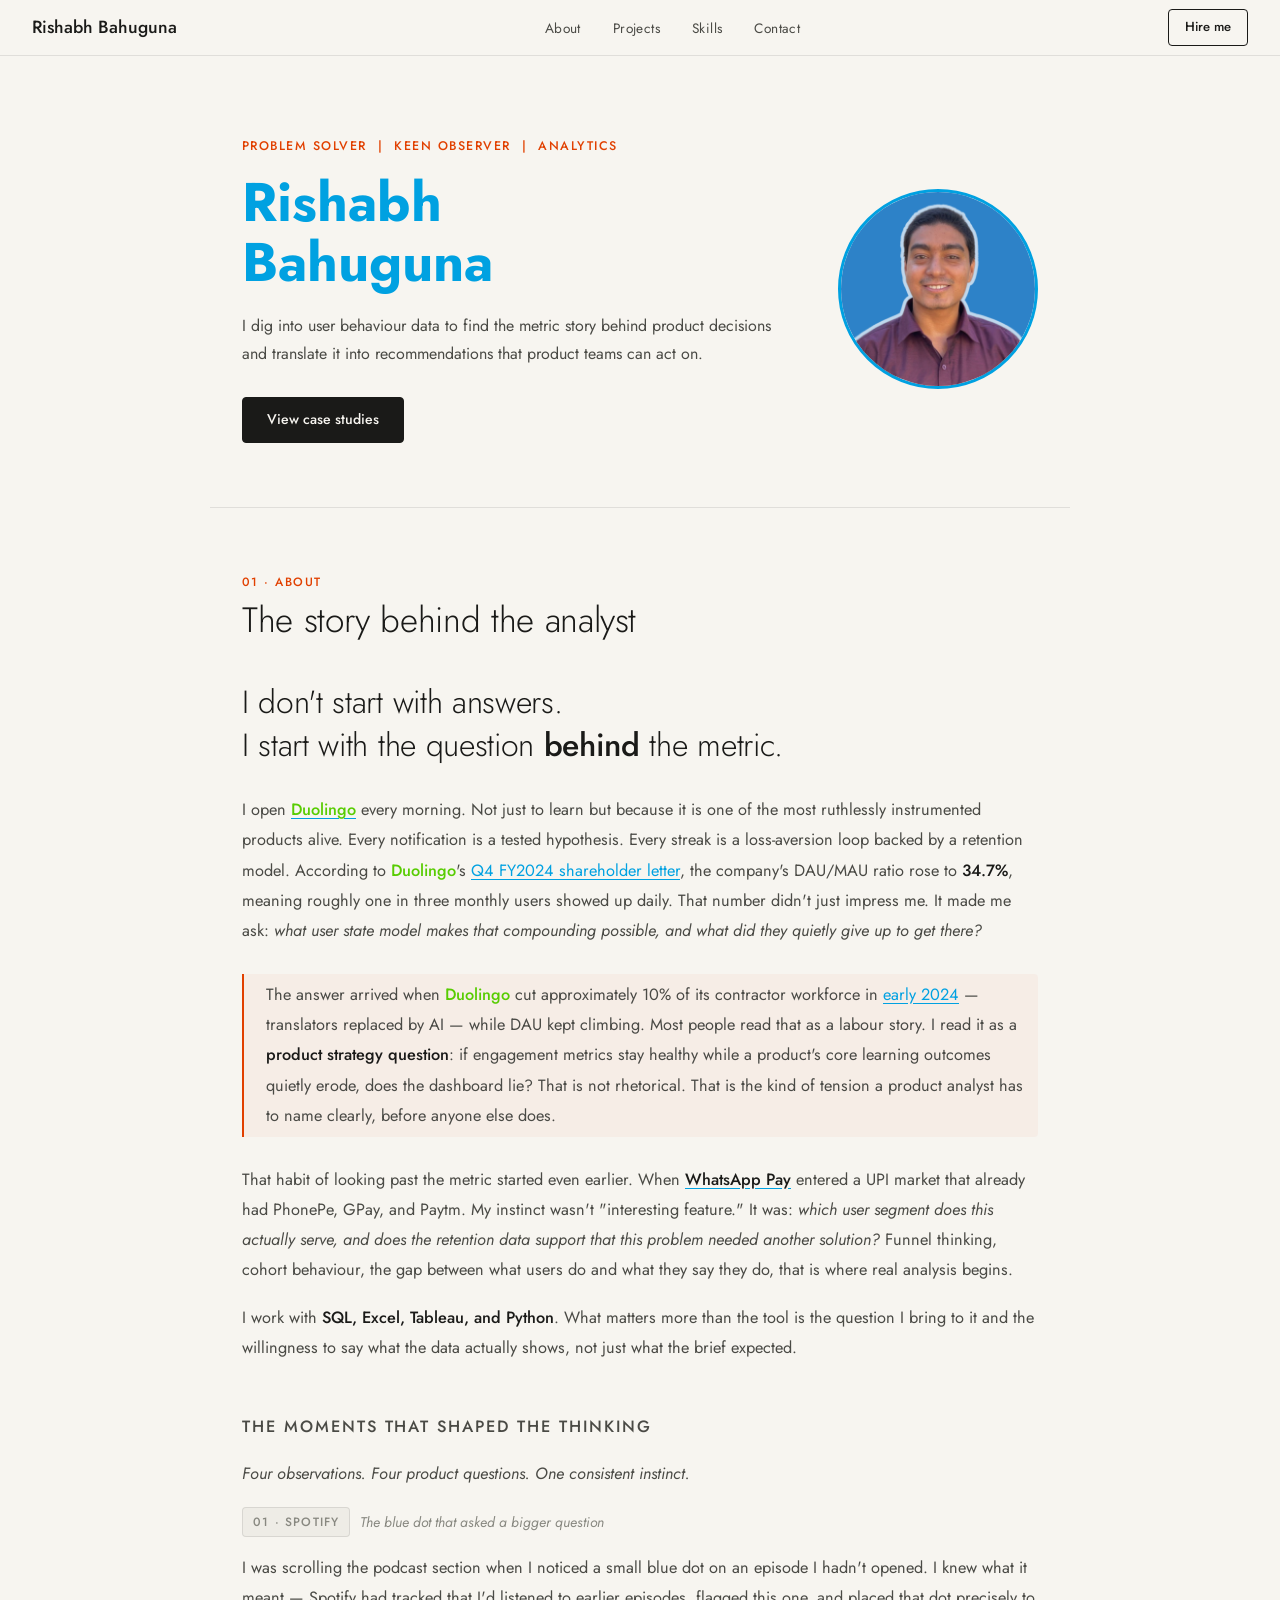
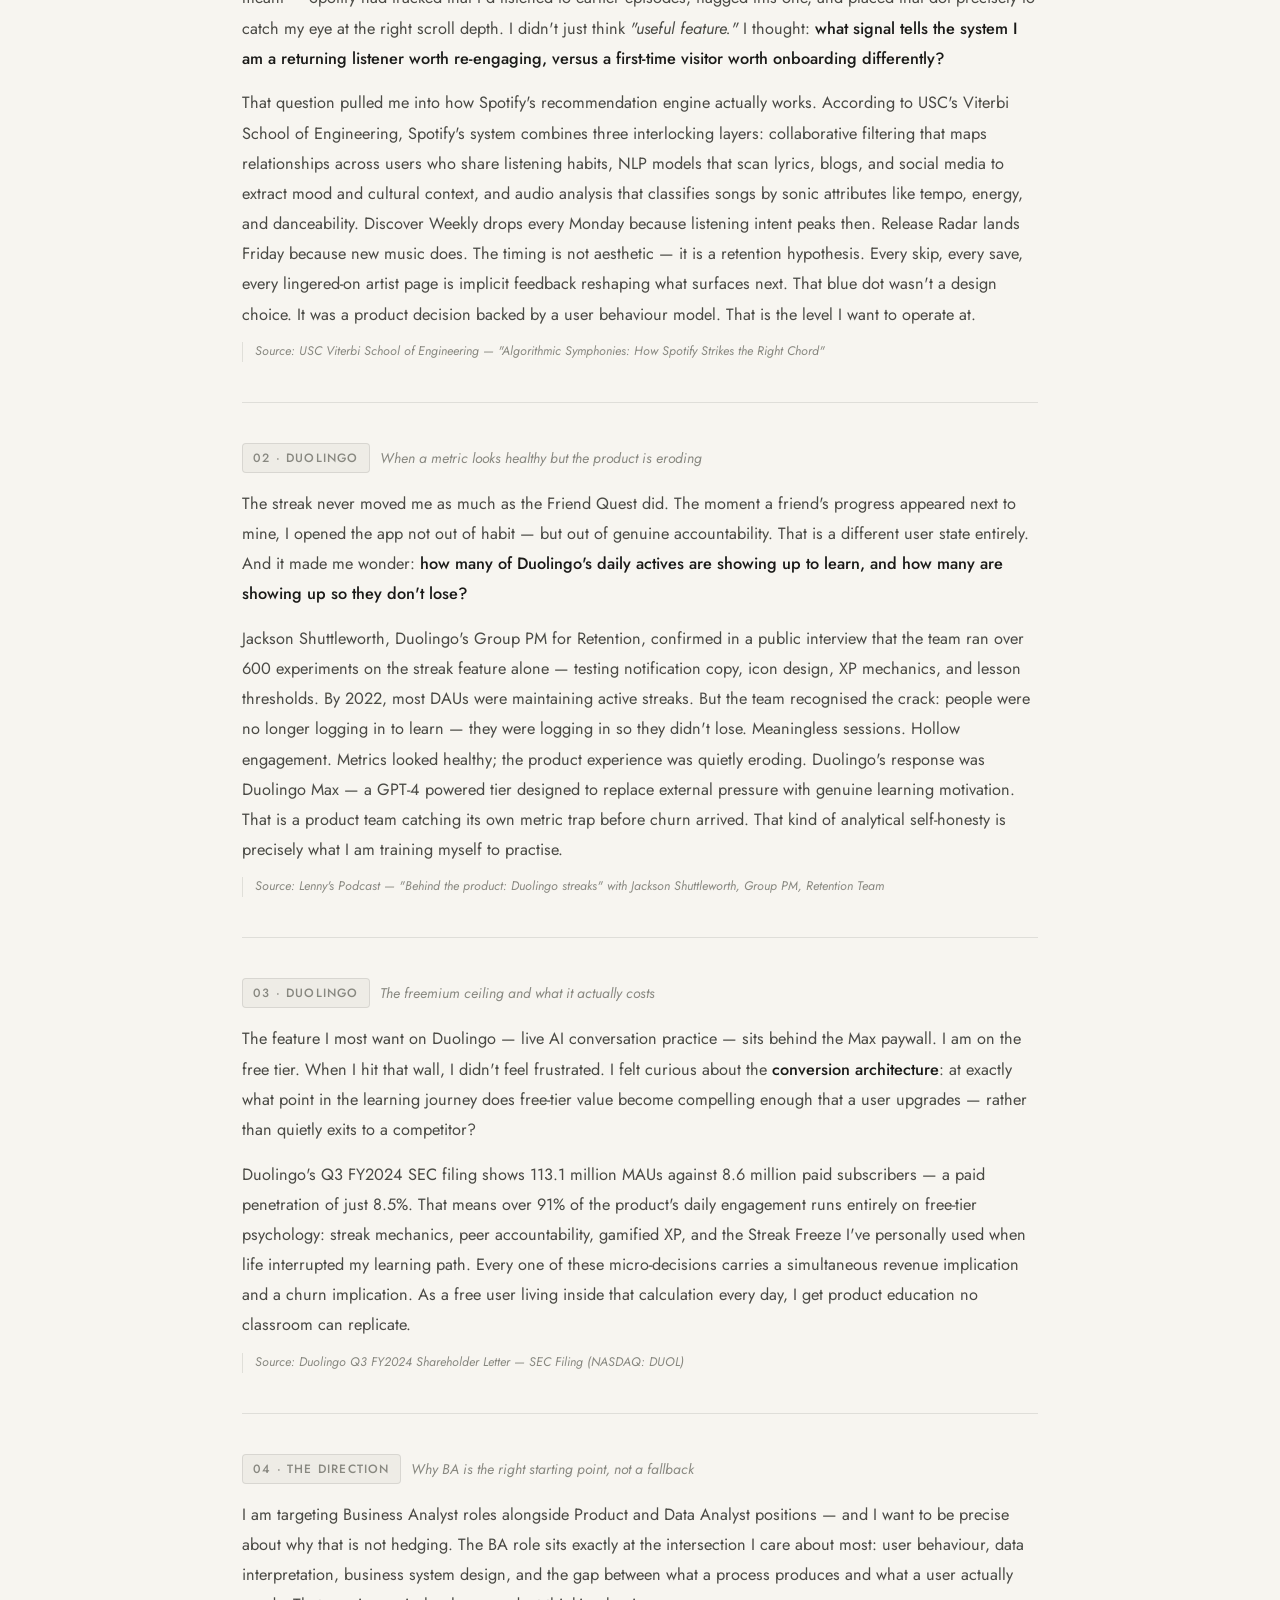
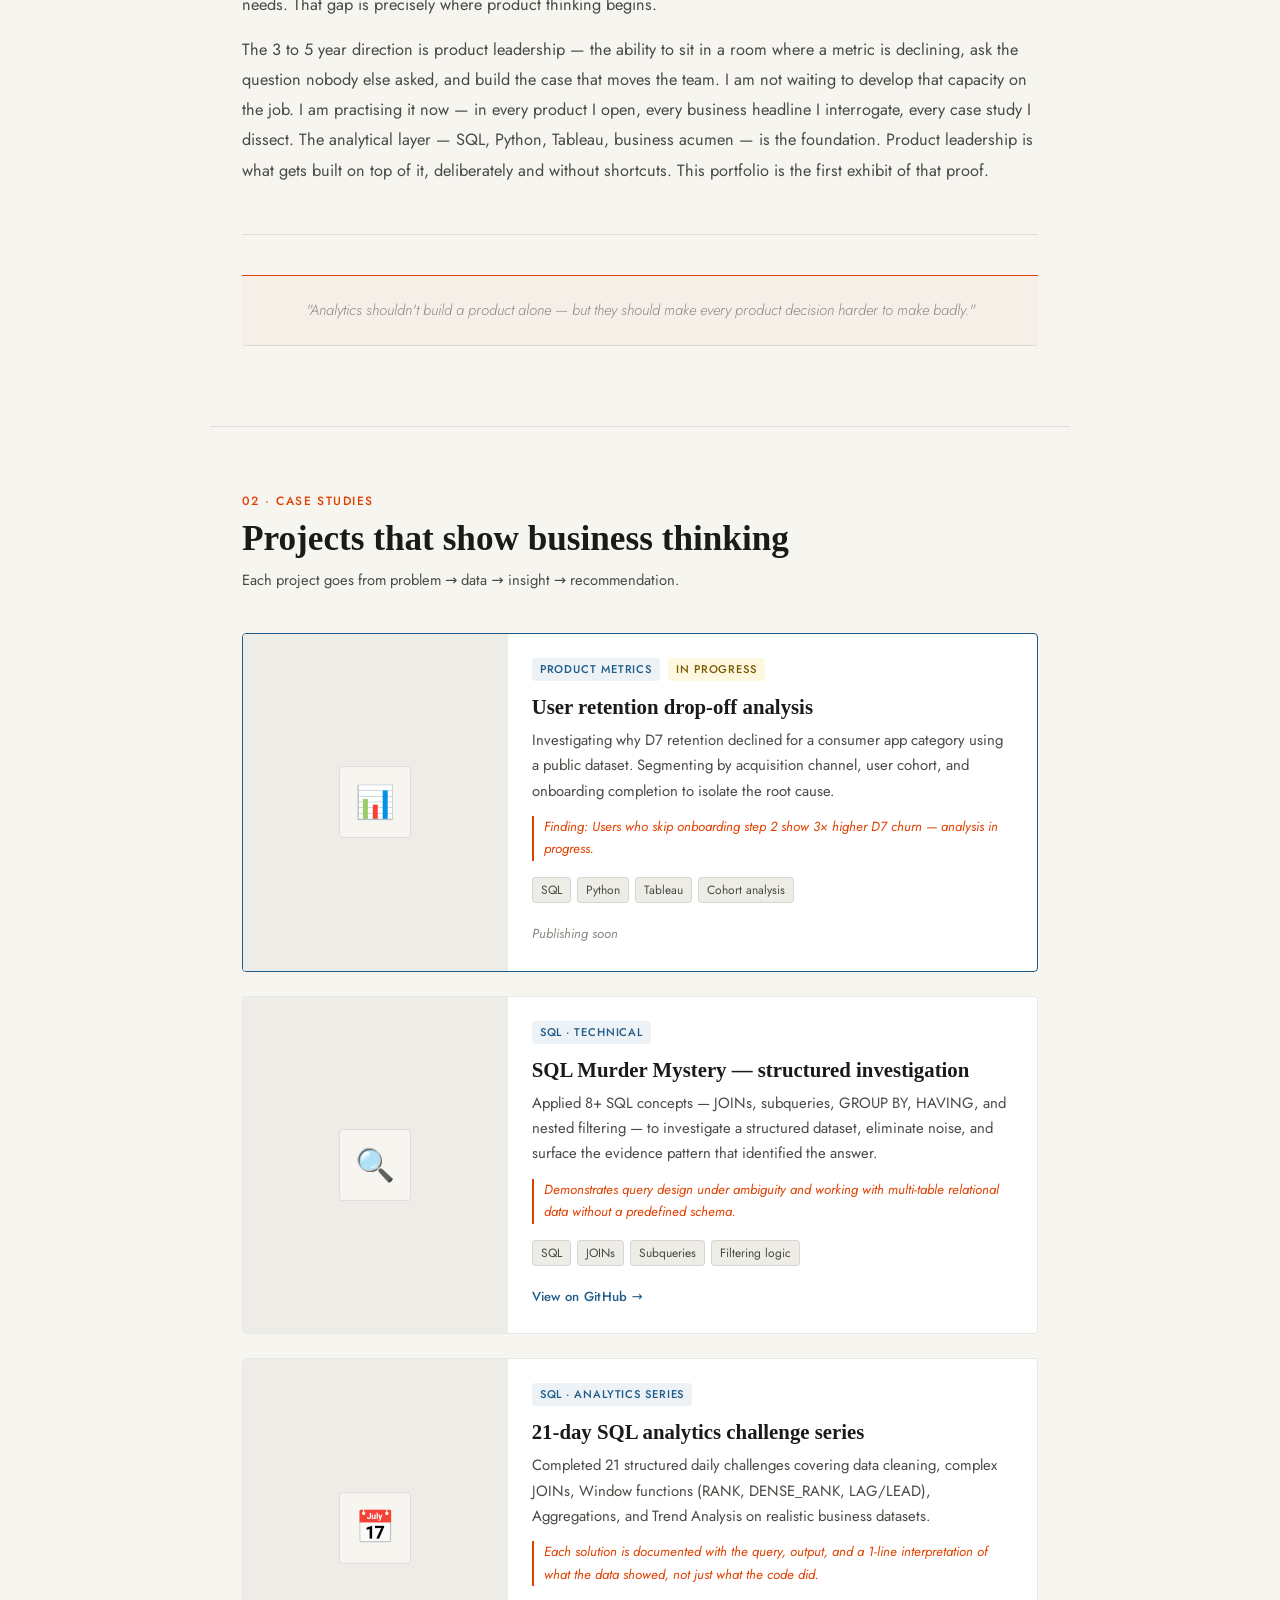
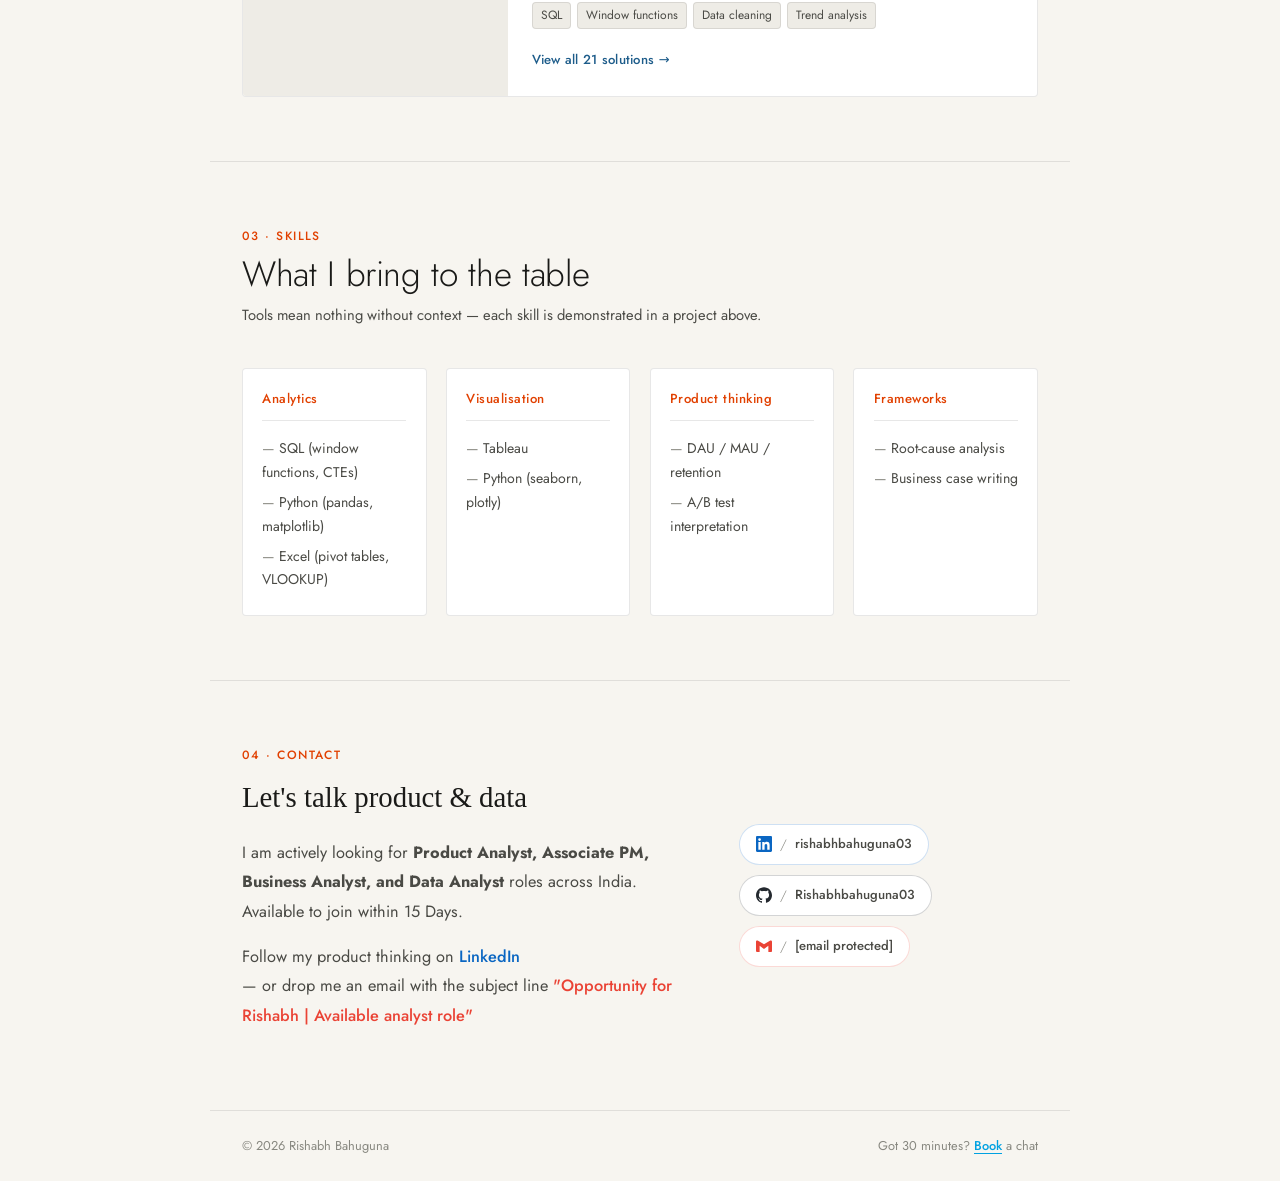
<file: index.html>
<!DOCTYPE html>
<html lang="en">
<head>
  <meta charset="UTF-8" />
  <meta name="viewport" content="width=device-width, initial-scale=1.0" />
  <title>Rishabh Bahuguna · Product Analyst</title>
  <meta name="description" content="Aspiring Product Analyst and APM. I dig into user behaviour data to find the metric story behind product decisions." />
  <meta name="author" content="Rishabh Bahuguna" />
  <meta property="og:title"       content="Rishabh Bahuguna · Product Analyst" />
  <meta property="og:description" content="Aspiring Product Analyst & APM · SQL · Python · Tableau · Product thinking" />
  <meta property="og:url"         content="https://rishabhbahuguna03.github.io/" />
  <meta property="og:type"        content="website" />
  <link rel="icon" href="data:image/svg+xml,<svg xmlns='http://www.w3.org/2000/svg' viewBox='0 0 100 100'><rect width='100' height='100' rx='12' fill='%2300a1e1'/><text x='50' y='68' font-size='48' font-family='Jost,sans-serif' font-weight='700' fill='white' text-anchor='middle'>RB</text></svg>" />
  <link rel="preconnect" href="https://fonts.googleapis.com" />
  <link rel="preconnect" href="https://fonts.gstatic.com" crossorigin />
  <link href="https://fonts.googleapis.com/css2?family=Jost:wght@300;400;500;700&family=DM+Sans:wght@400;500&display=swap" rel="stylesheet" />
  <link rel="stylesheet" href="assets/css/style.css" />

  <style>
    /* Hire me button hover */
    .nav-cta:hover {
      background: #00a1e1 !important;
      border-color: #00a1e1 !important;
      color: #fff !important;
    }
  </style>
</head>
<body>

<!-- NAV -->
<nav>
  <a class="nav-logo" href="#">Rishabh Bahuguna</a>
  <ul class="nav-links">
    <li><a href="#about">About</a></li>
    <li><a href="#projects">Projects</a></li>
    <li><a href="#skills">Skills</a></li>
    <li><a href="#contact">Contact</a></li>
  </ul>
  <button class="nav-hamburger" aria-label="Toggle menu" aria-expanded="false">
    <span></span><span></span><span></span>
  </button>
  <a class="nav-cta" href="mailto:rishabhbahuguna03@gmail.com">Hire me</a>
</nav>

<div class="mobile-menu">
  <a href="#about">About</a>
  <a href="#projects">Projects</a>
  <a href="#skills">Skills</a>
  <a href="#contact">Contact</a>
</div>

<!-- HERO -->
<div class="hero">
  <div class="hero-text">
    <div class="hero-eyebrow fade-up">PROBLEM SOLVER &nbsp;|&nbsp; KEEN OBSERVER &nbsp;|&nbsp; ANALYTICS</div>
    <h1 class="hero-name fade-up delay-1">Rishabh<br>Bahuguna</h1>
    <p class="hero-desc fade-up delay-2">
      I dig into user behaviour data to find the metric story behind product decisions and translate it into recommendations that product teams can act on.
    </p>
    <div class="hero-btns fade-up delay-3">
      <a class="btn-primary" href="#projects">View case studies</a>
    </div>
  </div>
  <div class="hero-photo fade-up delay-2">
    <img src="assets/images/Professional_new.png" alt="Rishabh Bahuguna" />
  </div>
</div>

<hr class="divider" />

<!-- ABOUT -->
<section id="about">
  <div class="section-header reveal">
    <div class="section-num">01 · About</div>
    <h2 class="section-title">The story behind the analyst</h2>
  </div>

  <div class="about-body reveal">

    <h3 class="about-headline">
      I don't start with answers.<br>
      I start with the question <strong>behind</strong> the metric.
    </h3>

    <p>
      I open <a href="https://www.duolingo.com" target="_blank" rel="noopener"><span style="color:#58CC02; font-weight:500;">Duolingo</span></a> every morning. Not just to learn but because it is one of the most ruthlessly instrumented products alive. Every notification is a tested hypothesis. Every streak is a loss-aversion loop backed by a retention model. According to <span style="color:#58CC02; font-weight:500;">Duolingo</span><span style="color:var(--ink2);">'s</span> <a href="https://www.sec.gov/Archives/edgar/data/1562088/000156208825000039/q4fy24duolingo12-31x24shar.htm" target="_blank" rel="noopener">Q4 FY2024 shareholder letter</a>, the company's DAU/MAU ratio rose to <strong>34.7%</strong>, meaning roughly one in three monthly users showed up daily. That number didn't just impress me. It made me ask: <em>what user state model makes that compounding possible, and what did they quietly give up to get there?</em>
    </p>

    <div class="about-pull">
      <p>
        The answer arrived when <span style="color:#58CC02; font-weight:500;">Duolingo</span> cut approximately 10% of its contractor workforce in <a href="https://techcrunch.com/2024/01/09/duolingo-cut-10-of-its-contractor-workforce-as-the-company-embraces-ai/" target="_blank" rel="noopener">early 2024</a> — translators replaced by AI — while DAU kept climbing. Most people read that as a labour story. I read it as a <strong>product strategy question</strong>: if engagement metrics stay healthy while a product's core learning outcomes quietly erode, does the dashboard lie? That is not rhetorical. That is the kind of tension a product analyst has to name clearly, before anyone else does.
      </p>
    </div>

    <p>
      That habit of looking past the metric started even earlier. When
      <a href="https://www.business-standard.com/technology/tech-news/whatsapp-pay-what-is-it-how-to-enable-it-competitors-in-india-and-more-125010100440_1.html"
         target="_blank" rel="noopener"><strong>WhatsApp Pay</strong></a>
      entered a UPI market that already had PhonePe, GPay, and Paytm. My instinct wasn't "interesting feature." It was: <em>which user segment does this actually serve, and does the retention data support that this problem needed another solution?</em> Funnel thinking, cohort behaviour, the gap between what users do and what they say they do, that is where real analysis begins.
    </p>

    <p>
      I work with <strong>SQL, Excel, Tableau, and Python</strong>. What matters more than the tool is the question I bring to it and the willingness to say what the data actually shows, not just what the brief expected.
    </p>

    <p class="stories-label">The moments that shaped the thinking</p>
    <p class="stories-sub">Four observations. Four product questions. One consistent instinct.</p>

    <div class="story-card">
      <div class="story-card-header">
        <span class="story-tag">01 · Spotify</span>
        <span class="story-subtitle">The blue dot that asked a bigger question</span>
      </div>
      <p>
        I was scrolling the podcast section when I noticed a small blue dot on an episode I hadn't opened. I knew what it meant — Spotify had tracked that I'd listened to earlier episodes, flagged this one, and placed that dot precisely to catch my eye at the right scroll depth. I didn't just think <em>"useful feature."</em> I thought: <strong>what signal tells the system I am a returning listener worth re-engaging, versus a first-time visitor worth onboarding differently?</strong>
      </p>
      <p>
        That question pulled me into how Spotify's recommendation engine actually works. According to USC's Viterbi School of Engineering, Spotify's system combines three interlocking layers: collaborative filtering that maps relationships across users who share listening habits, NLP models that scan lyrics, blogs, and social media to extract mood and cultural context, and audio analysis that classifies songs by sonic attributes like tempo, energy, and danceability. Discover Weekly drops every Monday because listening intent peaks then. Release Radar lands Friday because new music does. The timing is not aesthetic — it is a retention hypothesis. Every skip, every save, every lingered-on artist page is implicit feedback reshaping what surfaces next. That blue dot wasn't a design choice. It was a product decision backed by a user behaviour model. That is the level I want to operate at.
      </p>
      <span class="story-source">Source: USC Viterbi School of Engineering — "Algorithmic Symphonies: How Spotify Strikes the Right Chord"</span>
    </div>

    <div class="story-card">
      <div class="story-card-header">
        <span class="story-tag">02 · Duolingo</span>
        <span class="story-subtitle">When a metric looks healthy but the product is eroding</span>
      </div>
      <p>
        The streak never moved me as much as the Friend Quest did. The moment a friend's progress appeared next to mine, I opened the app not out of habit — but out of genuine accountability. That is a different user state entirely. And it made me wonder: <strong>how many of Duolingo's daily actives are showing up to learn, and how many are showing up so they don't lose?</strong>
      </p>
      <p>
        Jackson Shuttleworth, Duolingo's Group PM for Retention, confirmed in a public interview that the team ran over 600 experiments on the streak feature alone — testing notification copy, icon design, XP mechanics, and lesson thresholds. By 2022, most DAUs were maintaining active streaks. But the team recognised the crack: people were no longer logging in to learn — they were logging in so they didn't lose. Meaningless sessions. Hollow engagement. Metrics looked healthy; the product experience was quietly eroding. Duolingo's response was Duolingo Max — a GPT-4 powered tier designed to replace external pressure with genuine learning motivation. That is a product team catching its own metric trap before churn arrived. That kind of analytical self-honesty is precisely what I am training myself to practise.
      </p>
      <span class="story-source">Source: Lenny's Podcast — "Behind the product: Duolingo streaks" with Jackson Shuttleworth, Group PM, Retention Team</span>
    </div>

    <div class="story-card">
      <div class="story-card-header">
        <span class="story-tag">03 · Duolingo</span>
        <span class="story-subtitle">The freemium ceiling and what it actually costs</span>
      </div>
      <p>
        The feature I most want on Duolingo — live AI conversation practice — sits behind the Max paywall. I am on the free tier. When I hit that wall, I didn't feel frustrated. I felt curious about the <strong>conversion architecture</strong>: at exactly what point in the learning journey does free-tier value become compelling enough that a user upgrades — rather than quietly exits to a competitor?
      </p>
      <p>
        Duolingo's Q3 FY2024 SEC filing shows 113.1 million MAUs against 8.6 million paid subscribers — a paid penetration of just 8.5%. That means over 91% of the product's daily engagement runs entirely on free-tier psychology: streak mechanics, peer accountability, gamified XP, and the Streak Freeze I've personally used when life interrupted my learning path. Every one of these micro-decisions carries a simultaneous revenue implication and a churn implication. As a free user living inside that calculation every day, I get product education no classroom can replicate.
      </p>
      <span class="story-source">Source: Duolingo Q3 FY2024 Shareholder Letter — SEC Filing (NASDAQ: DUOL)</span>
    </div>

    <div class="story-card">
      <div class="story-card-header">
        <span class="story-tag">04 · The direction</span>
        <span class="story-subtitle">Why BA is the right starting point, not a fallback</span>
      </div>
      <p>
        I am targeting Business Analyst roles alongside Product and Data Analyst positions — and I want to be precise about why that is not hedging. The BA role sits exactly at the intersection I care about most: user behaviour, data interpretation, business system design, and the gap between what a process produces and what a user actually needs. That gap is precisely where product thinking begins.
      </p>
      <p>
        The 3 to 5 year direction is product leadership — the ability to sit in a room where a metric is declining, ask the question nobody else asked, and build the case that moves the team. I am not waiting to develop that capacity on the job. I am practising it now — in every product I open, every business headline I interrogate, every case study I dissect. The analytical layer — SQL, Python, Tableau, business acumen — is the foundation. Product leadership is what gets built on top of it, deliberately and without shortcuts. This portfolio is the first exhibit of that proof.
      </p>
    </div>

    <div class="about-closing-quote">
      <p>"Analytics shouldn't build a product alone — but they should make every product decision harder to make badly."</p>
    </div>

  </div>
</section>

<hr class="divider" />

<!-- PROJECTS -->
<section id="projects">
  <div class="section-header reveal">
    <div class="section-num">02 · Case Studies</div>
    <h2 class="section-title">Projects that show business thinking</h2>
    <p class="section-sub">Each project goes from problem → data → insight → recommendation.</p>
  </div>
  <div class="projects-grid">

    <div class="project-card featured reveal">
      <div class="project-img">
        <div class="project-img-inner">📊</div>
      </div>
      <div class="project-body">
        <div class="project-meta">
          <span class="project-type">Product metrics</span>
          <span class="project-wip">In progress</span>
        </div>
        <h3 class="project-title">User retention drop-off analysis</h3>
        <p class="project-desc">
          Investigating why D7 retention declined for a consumer app category using a public dataset. Segmenting by acquisition channel, user cohort, and onboarding completion to isolate the root cause.
        </p>
        <p class="project-insight">
          Finding: Users who skip onboarding step 2 show 3× higher D7 churn — analysis in progress.
        </p>
        <div class="project-tools">
          <span class="tool-tag">SQL</span>
          <span class="tool-tag">Python</span>
          <span class="tool-tag">Tableau</span>
          <span class="tool-tag">Cohort analysis</span>
        </div>
        <span class="project-coming">Publishing soon</span>
      </div>
    </div>

    <div class="project-card reveal">
      <div class="project-img">
        <div class="project-img-inner">🔍</div>
      </div>
      <div class="project-body">
        <div class="project-meta">
          <span class="project-type">SQL · Technical</span>
        </div>
        <h3 class="project-title">SQL Murder Mystery — structured investigation</h3>
        <p class="project-desc">
          Applied 8+ SQL concepts — JOINs, subqueries, GROUP BY, HAVING, and nested filtering — to investigate a structured dataset, eliminate noise, and surface the evidence pattern that identified the answer.
        </p>
        <p class="project-insight">
          Demonstrates query design under ambiguity and working with multi-table relational data without a predefined schema.
        </p>
        <div class="project-tools">
          <span class="tool-tag">SQL</span>
          <span class="tool-tag">JOINs</span>
          <span class="tool-tag">Subqueries</span>
          <span class="tool-tag">Filtering logic</span>
        </div>
        <a class="project-link"
           href="https://github.com/Rishabhbahuguna03/SQL/blob/main/SQLWithIDC/Capstone%20Project/04_SQL%20Murder%20Mystery_Capstone%20Project_Indian%20Data%20Club_PDF.pdf"
           target="_blank" rel="noopener">View on GitHub</a>
      </div>
    </div>

    <div class="project-card reveal">
      <div class="project-img">
        <div class="project-img-inner">📅</div>
      </div>
      <div class="project-body">
        <div class="project-meta">
          <span class="project-type">SQL · Analytics series</span>
        </div>
        <h3 class="project-title">21-day SQL analytics challenge series</h3>
        <p class="project-desc">
          Completed 21 structured daily challenges covering data cleaning, complex JOINs, Window functions (RANK, DENSE_RANK, LAG/LEAD), Aggregations, and Trend Analysis on realistic business datasets.
        </p>
        <p class="project-insight">
          Each solution is documented with the query, output, and a 1-line interpretation of what the data showed, not just what the code did.
        </p>
        <div class="project-tools">
          <span class="tool-tag">SQL</span>
          <span class="tool-tag">Window functions</span>
          <span class="tool-tag">Data cleaning</span>
          <span class="tool-tag">Trend analysis</span>
        </div>
        <a class="project-link"
           href="https://github.com/Rishabhbahuguna03/SQL/tree/main/SQLWithIDC"
           target="_blank" rel="noopener">View all 21 solutions</a>
      </div>
    </div>

  </div>
</section>

<hr class="divider" />

<!-- SKILLS -->
<section id="skills">
  <div class="section-header reveal">
    <div class="section-num">03 · Skills</div>
    <h2 class="section-title">What I bring to the table</h2>
    <p class="section-sub">Tools mean nothing without context — each skill is demonstrated in a project above.</p>
  </div>
  <div class="skills-grid">
    <div class="skill-group reveal">
      <div class="skill-group-title">Analytics</div>
      <ul class="skill-list">
        <li>SQL (window functions, CTEs)</li>
        <li>Python (pandas, matplotlib)</li>
        <li>Excel (pivot tables, VLOOKUP)</li>
      </ul>
    </div>
    <div class="skill-group reveal">
      <div class="skill-group-title">Visualisation</div>
      <ul class="skill-list">
        <li>Tableau</li>
        <li>Python (seaborn, plotly)</li>
      </ul>
    </div>
    <div class="skill-group reveal">
      <div class="skill-group-title">Product thinking</div>
      <ul class="skill-list">
        <li>DAU / MAU / retention</li>
        <li>A/B test interpretation</li>
      </ul>
    </div>
    <div class="skill-group reveal">
      <div class="skill-group-title">Frameworks</div>
      <ul class="skill-list">
        <li>Root-cause analysis</li>
        <li>Business case writing</li>
      </ul>
    </div>
  </div>
</section>

<hr class="divider" />

<!-- CONTACT -->
<section id="contact">
  <div class="contact-inner">
    <div class="contact-left reveal">
      <div class="section-num">04 · Contact</div>
      <div class="contact-title">Let's talk product &amp; data</div>
      <p class="contact-desc">
        I am actively looking for <strong>Product Analyst, Associate PM, Business Analyst, and Data Analyst</strong> roles across India.
        Available to join within 15 Days.
      </p>
      <p class="contact-desc">
        Follow my product thinking on
        <a href="https://www.linkedin.com/in/rishabhbahuguna03"
           target="_blank" rel="noopener"
           style="color:#0a66c2; font-weight:500; text-decoration:none;">LinkedIn</a>
        <br>— or drop me an email with the subject line
        <a href="/cdn-cgi/l/email-protection#32405b415a53505a50535a4755475c53020172555f535b5e1c515d5f0d414750585751460f7d42425d4046475c5b464b170002545d40170002605b415a53505a1700021705711700027344535b5e53505e57170002535c535e4b4146170002405d5e57" style="color:#EA4335; font-weight:500; text-decoration:none;">
          "Opportunity for Rishabh | Available analyst role"
        </a>
      </p>
    </div>
    <div class="contact-right reveal">
      <a class="contact-pill linkedin" href="https://www.linkedin.com/in/rishabhbahuguna03" target="_blank" rel="noopener">
        <svg width="16" height="16" viewBox="0 0 24 24" fill="currentColor"><path d="M20.447 20.452h-3.554v-5.569c0-1.328-.027-3.037-1.852-3.037-1.853 0-2.136 1.445-2.136 2.939v5.667H9.351V9h3.414v1.561h.046c.477-.9 1.637-1.85 3.37-1.85 3.601 0 4.267 2.37 4.267 5.455v6.286zM5.337 7.433a2.062 2.062 0 0 1-2.063-2.065 2.064 2.064 0 1 1 2.063 2.065zm1.782 13.019H3.555V9h3.564v11.452zM22.225 0H1.771C.792 0 0 .774 0 1.729v20.542C0 23.227.792 24 1.771 24h20.451C23.2 24 24 23.227 24 22.271V1.729C24 .774 23.2 0 22.222 0h.003z"/></svg>
        <span class="pill-slash">/</span>
        <span class="pill-username">rishabhbahuguna03</span>
      </a>
      <a class="contact-pill github" href="https://github.com/Rishabhbahuguna03" target="_blank" rel="noopener">
        <svg width="16" height="16" viewBox="0 0 24 24" fill="currentColor"><path d="M12 .297c-6.63 0-12 5.373-12 12 0 5.303 3.438 9.8 8.205 11.385.6.113.82-.258.82-.577 0-.285-.01-1.04-.015-2.04-3.338.724-4.042-1.61-4.042-1.61C4.422 18.07 3.633 17.7 3.633 17.7c-1.087-.744.084-.729.084-.729 1.205.084 1.838 1.236 1.838 1.236 1.07 1.835 2.809 1.305 3.495.998.108-.776.417-1.305.76-1.605-2.665-.3-5.466-1.332-5.466-5.93 0-1.31.465-2.38 1.235-3.22-.135-.303-.54-1.523.105-3.176 0 0 1.005-.322 3.3 1.23.96-.267 1.98-.399 3-.405 1.02.006 2.04.138 3 .405 2.28-1.552 3.285-1.23 3.285-1.23.645 1.653.24 2.873.12 3.176.765.84 1.23 1.91 1.23 3.22 0 4.61-2.805 5.625-5.475 5.92.42.36.81 1.096.81 2.22 0 1.606-.015 2.896-.015 3.286 0 .315.21.69.825.57C20.565 22.092 24 17.592 24 12.297c0-6.627-5.373-12-12-12"/></svg>
        <span class="pill-slash">/</span>
        <span class="pill-username">Rishabhbahuguna03</span>
      </a>
      <a class="contact-pill email" href="/cdn-cgi/l/email-protection#82f0ebf1eae3e0eae0e3eaf7e5f7ece3b2b1c2e5efe3ebeeace1edef">
        <svg width="16" height="16" viewBox="0 0 24 24" fill="currentColor"><path d="M24 5.457v13.909c0 .904-.732 1.636-1.636 1.636h-3.819V11.73L12 16.364l-6.545-4.636v9.273H1.636A1.636 1.636 0 0 1 0 19.366V5.457c0-.904.732-1.636 1.636-1.636h.909L12 9.273l9.455-5.452h.909A1.636 1.636 0 0 1 24 5.457z"/></svg>
        <span class="pill-slash">/</span>
        <span class="pill-username"><span class="__cf_email__" data-cfemail="6a180319020b0802080b021f0d1f040b5a592a0d070b030644090507">[email&#160;protected]</span></span>
      </a>
    </div>
  </div>
</section>

<footer>
  <span class="footer-note">© 2026 Rishabh Bahuguna</span>
  <span class="footer-note">Got 30 minutes? <a href="https://www.calendly.com/rishabh03" target="_blank" rel="noopener" style="color: var(--brand); font-weight: 500; text-decoration: underline; text-underline-offset: 3px;">Book</a> a chat</span>
</footer>

<script>
  /* Scroll reveal */
  const revealEls = document.querySelectorAll('.reveal');
  const observer = new IntersectionObserver((entries) => {
    entries.forEach(e => { if (e.isIntersecting) { e.target.classList.add('revealed'); observer.unobserve(e.target); } });
  }, { threshold: 0.1 });
  revealEls.forEach(el => observer.observe(el));

  /* Nav active link */
  const sections = document.querySelectorAll('section[id]');
  const navLinks = document.querySelectorAll('.nav-links a');
  window.addEventListener('scroll', () => {
    let current = '';
    sections.forEach(s => { if (window.scrollY >= s.offsetTop - 80) current = s.id; });
    navLinks.forEach(a => { a.classList.toggle('active', a.getAttribute('href') === '#' + current); });
  });

  /* Hamburger menu */
  const hamburger = document.querySelector('.nav-hamburger');
  const mobileMenu = document.querySelector('.mobile-menu');
  hamburger.addEventListener('click', () => {
    const isOpen = mobileMenu.classList.toggle('open');
    hamburger.setAttribute('aria-expanded', isOpen);
  });
  document.querySelectorAll('.mobile-menu a').forEach(a => {
    a.addEventListener('click', () => { mobileMenu.classList.remove('open'); hamburger.setAttribute('aria-expanded', false); });
  });
</script>
</body>
</html>
</file>
<file: assets/css/style.css>
/* ============================================================
   Rishabh Bahuguna · Portfolio
   style.css — all visual styles
   ============================================================ */

/* ── Variables ─────────────────────────────────────────────── */
:root {
  --ink:      #1a1a18;
  --ink2:     #4a4a45;
  --ink3:     #888880;
  --paper:    #f7f5f0;
  --paper2:   #eeece6;
  --accent:   #E14000;
  --accent2:  #1d5c8a;
  --brand:    #00a1e1;
  --border:   rgba(26, 26, 24, 0.10);
  --serif:    'DM Serif Display', Georgia, serif;
  --sans:     'Jost', 'Century Gothic', system-ui, sans-serif;
  --max:      860px;
  --radius:   4px;
}

/* ── Reset ──────────────────────────────────────────────────── */
*, *::before, *::after {
  box-sizing: border-box;
  margin: 0;
  padding: 0;
}
html { scroll-behavior: smooth; }
body {
  font-family: var(--sans);
  background: var(--paper);
  color: var(--ink);
  font-size: 16px;
  line-height: 1.7;
  -webkit-font-smoothing: antialiased;
}
img { max-width: 100%; display: block; }
a { color: inherit; }

/* ── Utilities ──────────────────────────────────────────────── */
.container {
  max-width: var(--max);
  margin: 0 auto;
  padding: 0 2rem;
}
.divider {
  border: none;
  border-top: 1px solid var(--border);
  max-width: var(--max);
  margin: 0 auto;
}
.section-num {
  font-size: 0.75rem;
  font-weight: 500;
  letter-spacing: .12em;
  text-transform: uppercase;
  color: var(--accent);
  margin-bottom: 0.4rem;
}
.section-title {
  font-family: var(--serif);
  font-size: clamp(1.6rem, 3vw, 2.2rem);
  color: var(--ink);
  line-height: 1.2;
}
.section-sub {
  font-size: 0.92rem;
  color: var(--ink2);
  margin-top: 0.5rem;
}
.section-header { margin-bottom: 2.5rem; }

/* ── Navigation ─────────────────────────────────────────────── */
nav {
  position: sticky;
  top: 0;
  z-index: 100;
  background: var(--paper);
  border-bottom: 1px solid var(--border);
  padding: 0 2rem;
  display: flex;
  align-items: center;
  justify-content: space-between;
  height: 56px;
}
.nav-logo {
  font-family: var(--sans);
  font-size: 1.1rem;
  font-weight: 500;
  color: var(--ink);
  text-decoration: none;
}
.nav-links {
  display: flex;
  gap: 2rem;
  list-style: none;
}
.nav-links a {
  font-size: 0.85rem;
  color: var(--ink2);
  text-decoration: none;
  letter-spacing: .03em;
  transition: color .2s;
}
.nav-links a:hover { color: var(--accent); }
.nav-links a.active { color: var(--ink); font-weight: 500; }
.nav-cta {
  font-size: 0.82rem;
  font-weight: 500;
  padding: 6px 16px;
  border: 1px solid var(--ink);
  border-radius: var(--radius);
  color: var(--ink);
  text-decoration: none;
  transition: all .2s;
}
.nav-cta:hover {
  background: var(--brand);
  border-color: var(--brand);
  color: #fff;
}
.nav-hamburger {
  display: none;
  flex-direction: column;
  gap: 5px;
  cursor: pointer;
  background: none;
  border: none;
  padding: 4px;
}
.nav-hamburger span {
  display: block;
  width: 22px;
  height: 1.5px;
  background: var(--ink);
  transition: all .25s;
}
.mobile-menu {
  display: none;
  position: absolute;
  top: 56px;
  left: 0;
  right: 0;
  background: var(--paper);
  border-bottom: 1px solid var(--border);
  padding: 1rem 2rem;
  flex-direction: column;
  gap: 1rem;
  z-index: 99;
}
.mobile-menu.open { display: flex; }
.mobile-menu a {
  font-size: 0.95rem;
  color: var(--ink2);
  text-decoration: none;
}

/* ── Hero ───────────────────────────────────────────────────── */
.hero {
  max-width: var(--max);
  margin: 0 auto;
  padding: 5rem 2rem 4rem;
  display: flex;
  align-items: center;
  justify-content: space-between;
  gap: 3rem;
}
.hero-text {
  flex: 1;
}
.hero-eyebrow {
  font-size: 0.78rem;
  font-weight: 500;
  letter-spacing: .12em;
  text-transform: uppercase;
  color: var(--accent);
  margin-bottom: 1rem;
}
.hero-name {
  font-family: 'Jost', 'Century Gothic', system-ui, sans-serif;
  font-weight: 700;
  font-style: normal;
  font-size: clamp(2.4rem, 5vw, 3.4rem);
  line-height: 1.1;
  color: var(--brand);
  margin-bottom: 1.2rem;
}
.hero-name em {
  font-style: normal;
  font-weight: 700;
  color: var(--brand);
}
.hero-desc {
  font-size: 1rem;
  color: var(--ink2);
  line-height: 1.75;
  margin-bottom: 1.8rem;
  max-width: 100%;
}
.hero-btns {
  display: flex;
  gap: 12px;
  flex-wrap: wrap;
}
.hero-photo {
  flex-shrink: 0;
  width: 200px;
  height: 200px;
}
.hero-photo img {
  width: 100%;
  height: 100%;
  object-fit: cover;
  border-radius: 50%;
  border: 3px solid var(--brand);
}

/* ── Buttons ────────────────────────────────────────────────── */
.btn-primary {
  font-size: 0.88rem;
  font-weight: 500;
  padding: 10px 24px;
  background: var(--ink);
  color: var(--paper);
  border: 1px solid var(--ink);
  border-radius: var(--radius);
  text-decoration: none;
  transition: all .2s;
  cursor: pointer;
}
.btn-primary:hover {
  background: var(--brand);
  border-color: var(--brand);
}
.btn-outline {
  font-size: 0.88rem;
  font-weight: 500;
  padding: 10px 24px;
  background: transparent;
  color: #0a66c2;
  border: 1px solid #0a66c2;
  border-radius: var(--radius);
  text-decoration: none;
  transition: all .2s;
}
.btn-outline:hover {
  background: #0a66c2;
  color: #ffffff;
}

/* ── About ──────────────────────────────────────────────────── */
#about .section-title,
#skills .section-title {
  font-family: 'Jost', 'Century Gothic', system-ui, sans-serif;
  font-weight: 300;
  letter-spacing: -0.01em;
}
#about {
  max-width: var(--max);
  margin: 0 auto;
  padding: 4rem 2rem 5rem;
}
.about-body {
  font-size: 1.02rem;
  color: var(--ink2);
  line-height: 1.85;
}
.about-body p {
  margin-bottom: 1.1rem;
  font-size: 1.02rem;
  color: var(--ink2);
  line-height: 1.85;
}
.about-body p:last-child { margin-bottom: 0; }
.about-body strong {
  color: var(--ink);
  font-weight: 500;
}
.about-body em { font-style: italic; }
.about-body a {
  color: var(--brand);
  text-decoration: underline;
  text-underline-offset: 3px;
  transition: opacity .2s, color .2s;
}
.about-body a:hover { opacity: 0.75; }

.about-headline {
  font-family: 'Jost', 'Century Gothic', system-ui, sans-serif;
  font-size: clamp(1.5rem, 3vw, 2rem);
  font-weight: 300;
  line-height: 1.35;
  letter-spacing: -0.01em;
  color: var(--ink);
  margin: 0 0 1.75rem;
}
.about-headline em {
  font-family: 'Jost', 'Century Gothic', system-ui, sans-serif;
  font-style: italic;
  font-weight: 400;
  color: var(--accent2);
}

.about-pull {
  border-left: 2.5px solid var(--accent);
  padding: 6px 0 6px 22px;
  margin: 1.75rem 0;
  background: rgba(225, 64, 0, 0.04);
  border-radius: 0 var(--radius) var(--radius) 0;
}
.about-pull p {
  font-size: 1.02rem;
  line-height: 1.85;
  color: var(--ink2);
  margin: 0;
}

.stories-label {
  font-size: 0.75rem;
  font-weight: 500;
  letter-spacing: 0.12em;
  text-transform: uppercase;
  color: var(--accent);
  margin: 3rem 0 0.4rem;
  display: block;
}
.stories-sub {
  font-family: 'Jost', 'Century Gothic', system-ui, sans-serif;
  font-style: italic;
  font-size: 0.88rem;
  color: var(--ink3);
  margin: 0 0 2.5rem;
  display: block;
}

.story-card {
  padding-bottom: 2.5rem;
  margin-bottom: 2.5rem;
  border-bottom: 1px solid var(--border);
}
.story-card:last-of-type {
  border-bottom: none;
  padding-bottom: 0;
  margin-bottom: 0;
}
.story-card-header {
  display: flex;
  align-items: center;
  gap: 10px;
  margin-bottom: 1rem;
  flex-wrap: wrap;
}
.story-tag {
  font-size: 0.75rem;
  font-weight: 500;
  letter-spacing: 0.1em;
  text-transform: uppercase;
  color: var(--ink3);
  background: var(--paper2);
  border: 1px solid var(--border);
  padding: 3px 10px;
  border-radius: var(--radius);
  white-space: nowrap;
}
.story-subtitle {
  font-family: var(--sans);
  font-style: italic;
  font-size: 0.88rem;
  color: var(--ink3);
}
.story-card p {
  font-size: 1.02rem;
  line-height: 1.85;
  color: var(--ink2);
  margin-bottom: 0.9rem;
}
.story-card p:last-of-type { margin-bottom: 0.5rem; }
.story-source {
  font-family: var(--sans);
  font-style: italic;
  font-size: 0.78rem;
  color: var(--ink3);
  padding-left: 12px;
  border-left: 1px solid var(--border);
  margin-top: 0.75rem;
  display: block;
  line-height: 1.6;
}

.about-footer-strip {
  display: grid;
  grid-template-columns: repeat(3, 1fr);
  gap: 12px;
  margin: 3rem 0 1.75rem;
}
.about-footer-cell {
  padding: 14px 16px;
  background: var(--paper2);
  border: 1px solid var(--border);
  border-radius: var(--radius);
}
.about-footer-cell .afc-label {
  font-size: 0.75rem;
  font-weight: 500;
  letter-spacing: 0.12em;
  text-transform: uppercase;
  color: var(--ink3);
  margin-bottom: 5px;
}
.about-footer-cell .afc-value {
  font-size: 0.82rem;
  font-weight: 500;
  color: var(--ink);
  line-height: 1.5;
}

.about-closing-quote {
  border-top: 1px solid var(--accent);
  border-bottom: 1px solid var(--border);
  background: rgba(225, 64, 0, 0.03);
  padding: 22px 28px;
  text-align: center;
  border-radius: 0 0 var(--radius) var(--radius);
}
.about-closing-quote p {
  font-family: var(--sans);
  font-style: italic;
  font-weight: 300;
  font-size: 0.93rem;
  color: var(--ink3);
  line-height: 1.7;
  margin: 0;
}

.about-grid {
  display: grid;
  grid-template-columns: 3fr 2fr;
  gap: 3rem;
  align-items: start;
}
.sidebar-block { margin-bottom: 1.5rem; }
.sidebar-label {
  font-size: 0.72rem;
  letter-spacing: .1em;
  text-transform: uppercase;
  color: var(--ink3);
  margin-bottom: 0.5rem;
}
.sidebar-val { font-size: 0.9rem; color: var(--ink2); }
.sidebar-val a { color: var(--accent2); text-decoration: none; }
.sidebar-val a:hover { color: var(--accent); }
.avail-badge {
  display: inline-block;
  font-size: 0.75rem;
  font-weight: 500;
  padding: 4px 12px;
  border-radius: var(--radius);
  background: #e8f5e9;
  color: #2e7d32;
  border: 1px solid #a5d6a7;
}

/* ── Projects ───────────────────────────────────────────────── */
#projects {
  max-width: var(--max);
  margin: 0 auto;
  padding: 4rem 2rem;
}
.projects-grid { display: grid; gap: 1.5rem; }
.project-card {
  border: 1px solid var(--border);
  border-radius: var(--radius);
  overflow: hidden;
  background: white;
  display: grid;
  grid-template-columns: 1fr 2fr;
  transition: box-shadow .2s, transform .2s;
}
.project-card:hover {
  box-shadow: 0 6px 30px rgba(0, 0, 0, 0.08);
  transform: translateY(-2px);
}
.project-card.featured {
  border-color: var(--accent2);
  border-width: 1.5px;
}
.project-img {
  background: var(--paper2);
  display: flex;
  align-items: center;
  justify-content: center;
  min-height: 180px;
  padding: 2rem;
}
.project-img-inner {
  width: 72px;
  height: 72px;
  border-radius: var(--radius);
  display: flex;
  align-items: center;
  justify-content: center;
  font-size: 2rem;
  background: var(--paper);
  border: 1px solid var(--border);
}
.project-body { padding: 1.5rem; }
.project-meta {
  display: flex;
  gap: 8px;
  flex-wrap: wrap;
  margin-bottom: 0.75rem;
}
.project-type {
  font-size: 0.7rem;
  font-weight: 500;
  letter-spacing: .08em;
  text-transform: uppercase;
  padding: 2px 8px;
  border-radius: var(--radius);
  color: var(--accent2);
  background: rgba(29, 92, 138, 0.08);
}
.project-wip {
  font-size: 0.7rem;
  font-weight: 500;
  letter-spacing: .08em;
  text-transform: uppercase;
  padding: 2px 8px;
  border-radius: var(--radius);
  color: #7b5c00;
  background: rgba(255, 193, 7, 0.12);
}
.project-title {
  font-family: var(--serif);
  font-size: 1.3rem;
  color: var(--ink);
  margin-bottom: 0.5rem;
  line-height: 1.3;
}
.project-desc {
  font-size: 0.93rem;
  color: var(--ink2);
  line-height: 1.7;
  margin-bottom: 0.75rem;
}
.project-insight {
  font-size: 0.83rem;
  color: var(--accent);
  border-left: 2px solid var(--accent);
  padding-left: 10px;
  margin-bottom: 1rem;
  font-style: italic;
}
.project-tools {
  display: flex;
  flex-wrap: wrap;
  gap: 6px;
  margin-bottom: 1rem;
}
.tool-tag {
  font-size: 0.75rem;
  padding: 2px 8px;
  background: var(--paper2);
  border: 1px solid var(--border);
  border-radius: var(--radius);
  color: var(--ink2);
}
.project-link {
  font-size: 0.82rem;
  font-weight: 500;
  color: var(--accent2);
  text-decoration: none;
  letter-spacing: .02em;
  transition: color .2s;
}
.project-link:hover { color: var(--accent); }
.project-link::after { content: ' →'; }
.project-coming {
  font-size: 0.82rem;
  color: var(--ink3);
  font-style: italic;
}

/* ── Skills ─────────────────────────────────────────────────── */
#skills {
  max-width: var(--max);
  margin: 0 auto;
  padding: 4rem 2rem;
}
.skills-grid {
  display: grid;
  grid-template-columns: repeat(auto-fit, minmax(180px, 1fr));
  gap: 1.2rem;
}
.skill-group {
  background: white;
  border: 1px solid var(--border);
  border-radius: var(--radius);
  padding: 1.2rem;
}
.skill-group-title {
  font-size: 0.82rem;
  font-weight: 500;
  letter-spacing: .04em;
  color: var(--accent);
  margin-bottom: 0.8rem;
  padding-bottom: 0.6rem;
  border-bottom: 1px solid var(--border);
}
.skill-list { list-style: none; }
.skill-list li {
  font-size: 0.88rem;
  color: var(--ink2);
  padding: 3px 0;
}
.skill-list li::before { content: '—  '; color: var(--ink3); }

/* ── Contact ─────────────────────────────────────────────────── */
#contact {
  max-width: var(--max);
  margin: 0 auto;
  padding: 4rem 2rem;
}
.contact-inner {
  display: grid;
  grid-template-columns: 3fr 2fr;
  gap: 3rem;
  align-items: center;
}
.contact-title {
  font-family: var(--serif);
  font-size: 1.8rem;
  color: var(--ink);
  margin: 0.5rem 0 1rem;
}
.contact-desc {
  font-size: 1.02rem;
  color: var(--ink2);
  line-height: 1.8;
  margin-bottom: 1rem;
}
.contact-right {
  display: flex;
  flex-direction: column;
  gap: 10px;
  padding-top: 0;
  align-items: flex-start;
}
.contact-pill {
  display: inline-flex;
  align-items: center;
  gap: 8px;
  padding: 8px 16px;
  border-radius: 100px;
  font-size: 0.85rem;
  font-weight: 500;
  text-decoration: none;
  border: 1px solid var(--border);
  background: white;
  transition: all .2s;
  width: fit-content;
}
.contact-pill svg { flex-shrink: 0; }
.contact-pill .pill-slash { color: var(--ink3); font-weight: 300; }
.contact-pill .pill-username { color: var(--ink2); font-size: 0.82rem; }
.contact-pill:hover .pill-username { color: var(--ink); }

.contact-pill.linkedin { color: #0a66c2; border-color: rgba(10,102,194,0.2); }
.contact-pill.linkedin:hover { background: #0a66c2; border-color: #0a66c2; }
.contact-pill.linkedin:hover .pill-slash,
.contact-pill.linkedin:hover .pill-username { color: #ffffff; }

.contact-pill.github { color: #24292f; border-color: rgba(36,41,47,0.2); }
.contact-pill.github:hover { background: #24292f; border-color: #24292f; }
.contact-pill.github:hover .pill-slash,
.contact-pill.github:hover .pill-username { color: #ffffff; }

.contact-pill.email { color: #EA4335; border-color: rgba(234,67,53,0.2); }
.contact-pill.email:hover { background: #EA4335; border-color: #EA4335; }
.contact-pill.email:hover .pill-slash,
.contact-pill.email:hover .pill-username { color: #ffffff; }

/* ── Footer ─────────────────────────────────────────────────── */
footer {
  border-top: 1px solid var(--border);
  padding: 1.5rem 2rem;
  display: flex;
  align-items: center;
  justify-content: space-between;
  max-width: var(--max);
  margin: 0 auto;
}
.footer-note { font-size: 0.8rem; color: var(--ink3); }

/* ── Animations ─────────────────────────────────────────────── */
@keyframes fadeUp {
  from { opacity: 0; transform: translateY(18px); }
  to   { opacity: 1; transform: translateY(0); }
}
.fade-up {
  opacity: 0;
  animation: fadeUp .6s ease forwards;
}
.delay-1 { animation-delay: .1s; }
.delay-2 { animation-delay: .2s; }
.delay-3 { animation-delay: .35s; }
.delay-4 { animation-delay: .5s; }

.reveal {
  opacity: 0;
  transform: translateY(20px);
  transition: opacity .6s ease, transform .6s ease;
}
.reveal.revealed {
  opacity: 1;
  transform: translateY(0);
}

/* ── Responsive ─────────────────────────────────────────────── */
@media (max-width: 680px) {
  .hero {
    flex-direction: column;
    align-items: flex-start;
    padding: 3rem 1.5rem 2.5rem;
    gap: 1.5rem;
  }
  .hero-photo {
    width: 120px;
    height: 120px;
  }
  .about-grid  { grid-template-columns: 1fr; }
  .about-footer-strip { grid-template-columns: 1fr; }
  .project-card { grid-template-columns: 1fr; }
  .project-img  { min-height: 80px; }
  .contact-inner { grid-template-columns: 1fr; }
  .contact-pill { width: 100%; }
  .nav-links  { display: none; }
  .nav-cta    { display: none; }
  .nav-hamburger { display: flex; }
  section, #about, #projects, #skills, #contact {
    padding: 3rem 1.5rem;
  }
  footer { flex-direction: column; gap: 6px; text-align: center; }
  .story-card-header { flex-direction: column; align-items: flex-start; gap: 4px; }
  .about-closing-quote { padding: 18px 20px; }
}
</file>
